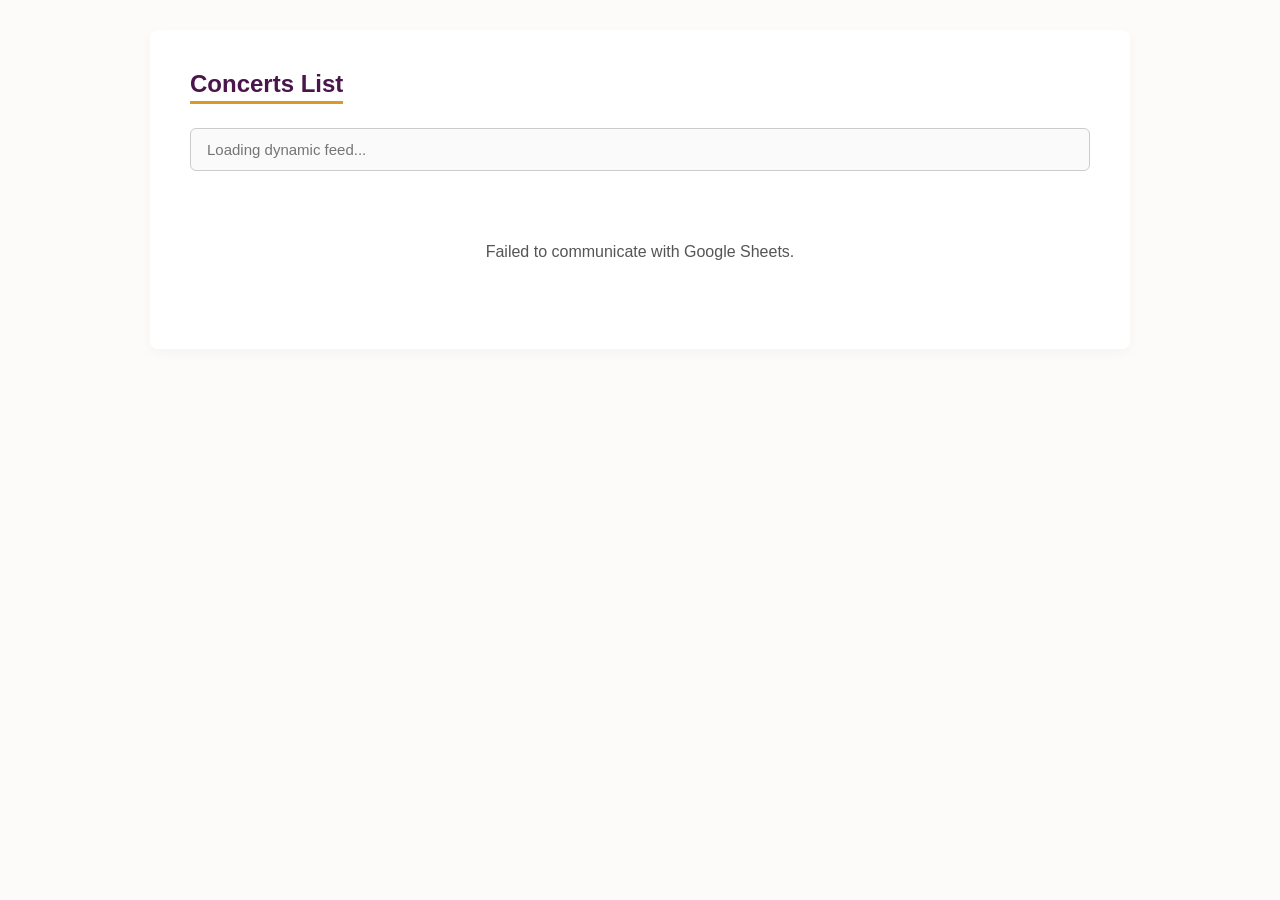
<file: perform.html>
<!DOCTYPE html>
<html lang="en">
<head>
    <meta charset="UTF-8">
    <meta name="viewport" content="width=device-width, initial-scale=1.0">
    <title>Concerts Schedule Catalog</title>
    <style>
        :root {
            --accent-gold: #d99b26;
            --primary-purple: #4a154b;
            --text-main: #222222;
            --text-secondary: #555555;
            --border-gray: #e2e2e2;
            --tag-gold-bg: #fff9e6;
            --tag-gold-text: #b37d14;
            --bg-off-white: #fcfbfa;
        }

        body {
            font-family: -apple-system, BlinkMacSystemFont, "Segoe UI", Roboto, Helvetica, Arial, sans-serif;
            color: var(--text-main);
            background-color: var(--bg-off-white);
            margin: 0;
            padding: 30px 20px;
        }

        .wrapper {
            max-width: 900px;
            margin: 0 auto;
            background: #ffffff;
            padding: 40px;
            border-radius: 8px;
            box-shadow: 0 4px 12px rgba(0,0,0,0.03);
        }

        h1.section-title {
            font-size: 24px;
            font-weight: bold;
            color: var(--primary-purple);
            margin: 0 0 24px 0;
            display: inline-block;
            position: relative;
            padding-bottom: 6px;
        }

        h1.section-title::after {
            content: '';
            position: absolute;
            left: 0;
            bottom: 0;
            width: 100%;
            height: 3px;
            background-color: var(--accent-gold);
        }

        .search-block {
            margin-bottom: 24px;
        }

        .search-bar {
            width: 100%;
            padding: 12px 16px;
            font-size: 15px;
            border: 1px solid #ccc;
            border-radius: 6px;
            box-sizing: border-box;
            outline: none;
            transition: border-color 0.2s;
        }

        .search-bar:focus {
            border-color: var(--primary-purple);
            box-shadow: 0 0 0 2px rgba(74, 21, 75, 0.15);
        }

        .concerts-list {
            display: flex;
            flex-direction: column;
        }

        .concert-card {
            display: flex;
            border-bottom: 1px solid var(--border-gray);
            padding: 24px 0;
            gap: 24px;
        }

        .concert-card:last-child {
            border-bottom: none;
        }

        .card-left-date {
            min-width: 110px;
            text-align: center;
            display: flex;
            flex-direction: column;
            justify-content: flex-start;
            align-items: center;
            padding-top: 4px;
        }

        .date-year {
            font-size: 13px;
            color: var(--text-secondary);
            margin-bottom: 4px;
            font-weight: 600;
            letter-spacing: 0.5px;
        }

        .date-day {
            font-size: 22px;
            font-weight: bold;
            color: var(--primary-purple);
            margin-bottom: 2px;
            white-space: nowrap;
        }

        .date-time {
            font-size: 13px;
            color: var(--text-secondary);
            margin-bottom: 8px;
            font-weight: 500;
        }

        .card-right-content {
            flex-grow: 1;
        }

        .concert-title-container {
            margin: 0 0 10px 0;
            display: flex;
            flex-direction: column;
            gap: 4px;
        }

        .concert-title {
            font-size: 20px;
            font-weight: bold;
            color: var(--primary-purple);
            margin: 0;
        }

        .concert-instrumentation {
            font-size: 16px;
            font-weight: 500;
            color: var(--text-secondary);
        }

        .concert-meta {
            display: flex;
            flex-wrap: wrap;
            gap: 16px;
            font-size: 14px;
            color: var(--text-secondary);
            margin-bottom: 12px;
        }

        .meta-node {
            display: flex;
            align-items: center;
            gap: 4px;
        }

        .meta-node.location::before { content: "📍"; font-size: 12px; }

        .concert-desc {
            font-size: 14px;
            line-height: 1.5;
            color: #444444;
        }

        .tag {
            font-size: 11px;
            padding: 3px 8px;
            border-radius: 4px;
            font-weight: 600;
            text-align: center;
            display: inline-block;
            max-width: 100%;
            box-sizing: border-box;
        }

        .tag.gold-badge {
            background-color: var(--tag-gold-bg);
            color: var(--tag-gold-text);
            border: 1px solid rgba(217, 155, 38, 0.2);
        }

        .status-message {
            text-align: center;
            padding: 48px;
            color: var(--text-secondary);
            font-size: 16px;
        }
    </style>
</head>
<body>

<div class="wrapper">
    <h1 class="section-title">Concerts List</h1>

    <div class="search-block">
        <input type="text" id="concertSearch" class="search-bar" placeholder="Loading dynamic feed..." disabled>
    </div>

    <div id="concertsContainer" class="concerts-list"></div>
    <div id="statusAlert" class="status-message">Loading live schedule data from Google Sheets...</div>
</div>

<script>
    let globalConcertsDataset = [];

    function parseGoogleSheetTime(cellValue) {
        if (!cellValue) return 'TBA';
        if (cellValue.f) return cellValue.f.trim();
        
        let rawVal = String(cellValue.v).trim();
        
        // 1. Handle standard time strings (e.g., "15:00:00" or "15:00")
        if (rawVal.includes(':')) {
            const timeParts = rawVal.split(':');
            if (timeParts.length >= 2) {
                let hrs = timeParts[0].padStart(2, '0');
                let mins = timeParts[1].padStart(2, '0');
                return `${hrs}:${mins}`;
            }
        }

        // 2. Handle Google Sheet Date/Time object strings: Date(1899,11,30,15,0,0)
        if (rawVal.includes('Date(')) {
            const matches = rawVal.match(/Date\(\s*\d+\s*,\s*\d+\s*,\s*\d+\s*,\s*(\d+)\s*,\s*(\d+)/);
            if (matches && matches.length >= 3) {
                let hrs = matches[1].padStart(2, '0');
                let mins = matches[2].padStart(2, '0');
                return `${hrs}:${mins}`;
            }
        }
        
        // 3. Handle numeric fraction timestamps (e.g., 0.625 -> 15:00)
        if (!isNaN(rawVal) && rawVal !== '') {
            let totalMinutes = Math.round(parseFloat(rawVal) * 24 * 60);
            let hours = Math.floor(totalMinutes / 60);
            let minutes = totalMinutes % 60;
            return `${String(hours).padStart(2, '0')}:${String(minutes).padStart(2, '0')}`;
        }
        
        return rawVal || 'TBA';
    }

    window.handleGoogleSheetResponse = function(dataObject) {
        try {
            const rows = dataObject.table.rows;
            
            const expectedHeaders = [
                'Date', 'Cantonese', 'Premiere/Performance', 'Title', 'Instrumentation', 
                'Performer', 'Venue', 'City', 'Country', 'Link', 'Time', 'Occasion/Presenter'
            ];

            globalConcertsDataset = rows.map(row => {
                let item = {};
                expectedHeaders.forEach((header, index) => {
                    const cellValue = row.c[index];
                    
                    if (header === 'Time') {
                        item[header] = parseGoogleSheetTime(cellValue);
                    } else {
                        let val = '';
                        if (cellValue && cellValue.f) {
                            val = cellValue.f.trim();
                        } else if (cellValue && cellValue.v !== null && cellValue.v !== undefined) {
                            val = String(cellValue.v).trim();
                        }
                        
                        if (header === 'Title') {
                            val = val.replace(/^["开口“”]+|["开口“”]+$/g, '').replace(/["“”]/g, '');
                        }
                        item[header] = val;
                    }
                });
                return item;
            }).filter(item => item.Date && item.Title);

            document.getElementById('concertSearch').disabled = false;
            document.getElementById('concertSearch').placeholder = "Search by name, premiere type, performer, instrumentation, or location...";
            
            displayConcerts(globalConcertsDataset);

        } catch (error) {
            console.error(error);
            document.getElementById('statusAlert').innerText = "Data parsing error.";
        }
    };

    function initLiveFetch() {
        const spreadsheetId = '1ewOnbKddBpx4YFSQpfvhOvmJCznhGzdcS2DyMFp7d08';
        const gid = '1551264105';
        const jsonpUrl = `https://docs.google.com/spreadsheets/d/${spreadsheetId}/gviz/tq?tqx=responseHandler:handleGoogleSheetResponse&gid=${gid}`;
        
        const scriptElement = document.createElement('script');
        scriptElement.src = jsonpUrl;
        scriptElement.onerror = function() {
            document.getElementById('statusAlert').innerText = "Failed to communicate with Google Sheets.";
        };
        document.body.appendChild(scriptElement);
    }

    function displayConcerts(itemsList) {
        const listContainer = document.getElementById('concertsContainer');
        const statusAlert = document.getElementById('statusAlert');
        listContainer.innerHTML = '';

        if (itemsList.length === 0) {
            statusAlert.style.display = 'block';
            statusAlert.innerText = "No concert items found matching that query.";
            return;
        } else {
            statusAlert.style.display = 'none';
        }

        itemsList.forEach(item => {
            const cardNode = document.createElement('div');
            cardNode.className = 'concert-card';

            let year = '2026';
            let monthDayStr = item.Date;
            if (item.Date.includes('-')) {
                const parts = item.Date.split('-');
                year = parts[0];
                monthDayStr = (parts[1] && parts[2]) ? `${parts[1]}/${parts[2]}` : item.Date;
            }
            
            const timeDisplay = item.Time || 'TBA';

            let descriptionContent = item.Performer ? `Performers: ${item.Performer}` : 'Performers: TBA';
            if (item['Occasion/Presenter']) {
                descriptionContent += ` | ${item['Occasion/Presenter']}`;
            }

            let tagsHTML = '';
            const premiereField = item['Premiere/Performance'];
            if (premiereField && premiereField.toLowerCase().includes('premiere')) {
                tagsHTML = `<span class="tag gold-badge">${premiereField}</span>`;
            }

            const instrumentationText = item.Instrumentation ? item.Instrumentation.trim() : '';

            let rawVenueText = item.Venue || 'TBA';
            let cleanVenueText = rawVenueText
                .replace(/https?:\/\/[^\s,)]+/gi, '')
                .replace(/,\s*$/, '')
                .replace(/\(\s*\)/g, '')
                .trim();

            let locationString = cleanVenueText;
            let geographicalDetails = [];
            if (item.City) geographicalDetails.push(item.City.replace(/https?:\/\/[^\s,)]+/gi, '').trim());
            if (item.Country) geographicalDetails.push(item.Country.replace(/https?:\/\/[^\s,)]+/gi, '').trim());
            
            geographicalDetails = geographicalDetails.filter(detail => detail.length > 0);

            if (geographicalDetails.length > 0) {
                locationString += ` (${geographicalDetails.join(', ')})`;
            }
            locationString = locationString.replace(/\s+/g, ' ').replace(/\s+\)/g, ')').trim();

            cardNode.innerHTML = `
                <div class="card-left-date">
                    <span class="date-year">${year}</span>
                    <span class="date-day">${monthDayStr}</span>
                    <span class="date-time">${timeDisplay}</span>
                    ${tagsHTML}
                </div>
                <div class="card-right-content">
                    <div class="concert-title-container">
                        <h2 class="concert-title">${item.Title}</h2>
                        ${instrumentationText ? `<div class="concert-instrumentation">${instrumentationText}</div>` : ''}
                    </div>
                    <div class="concert-meta">
                        <span class="meta-node location">${locationString}</span>
                    </div>
                    <div class="concert-desc">${descriptionContent}</div>
                </div>
            `;
            listContainer.appendChild(cardNode);
        });
    }

    document.getElementById('concertSearch').addEventListener('input', function(event) {
        const filterToken = event.target.value.toLowerCase().trim();
        const matchingConcerts = globalConcertsDataset.filter(concert => {
            return (
                (concert.Title && concert.Title.toLowerCase().includes(filterToken)) ||
                (concert.Venue && concert.Venue.toLowerCase().includes(filterToken)) ||
                (concert.Performer && concert.Performer.toLowerCase().includes(filterToken)) ||
                (concert.Instrumentation && concert.Instrumentation.toLowerCase().includes(filterToken)) ||
                (concert.City && concert.City.toLowerCase().includes(filterToken)) ||
                (concert.Country && concert.Country.toLowerCase().includes(filterToken)) ||
                (concert['Premiere/Performance'] && concert['Premiere/Performance'].toLowerCase().includes(filterToken))
            );
        });
        displayConcerts(matchingConcerts);
    });

    window.addEventListener('DOMContentLoaded', initLiveFetch);
</script>

</body>
</html>
</file>
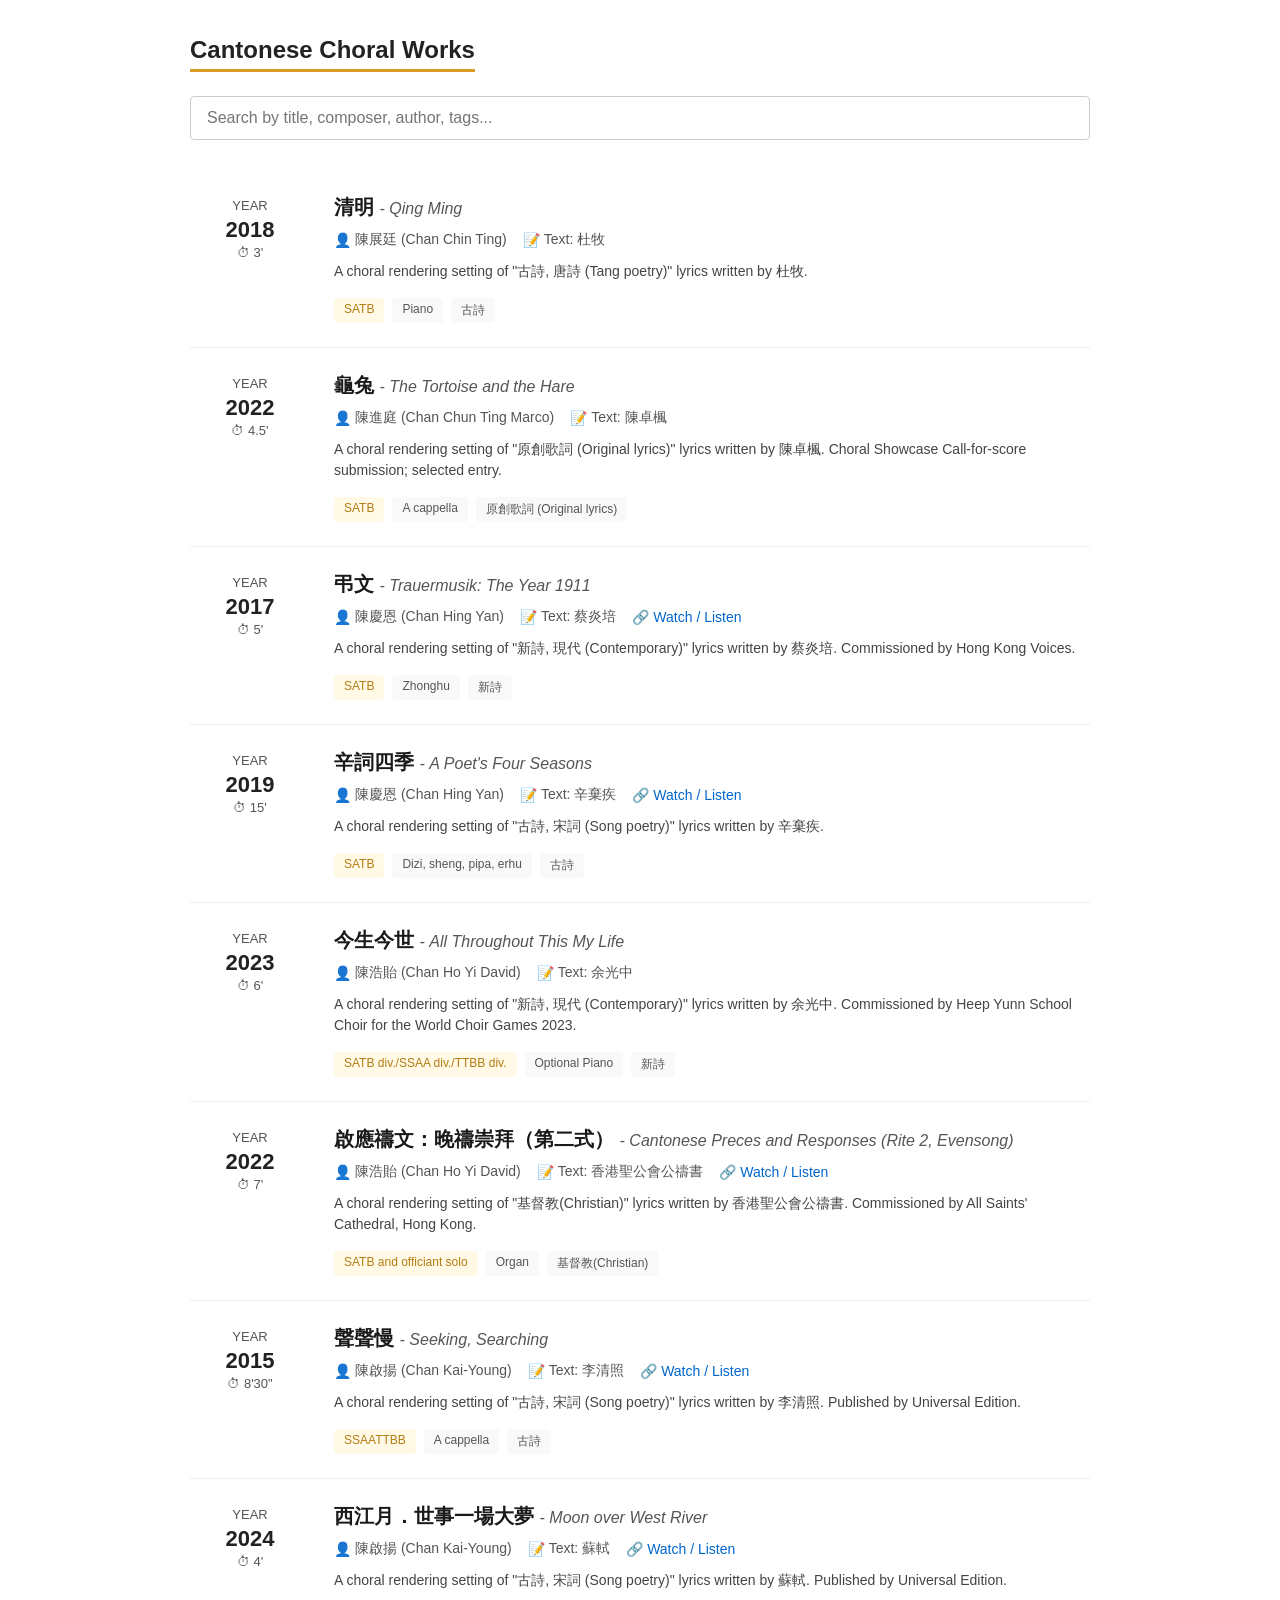
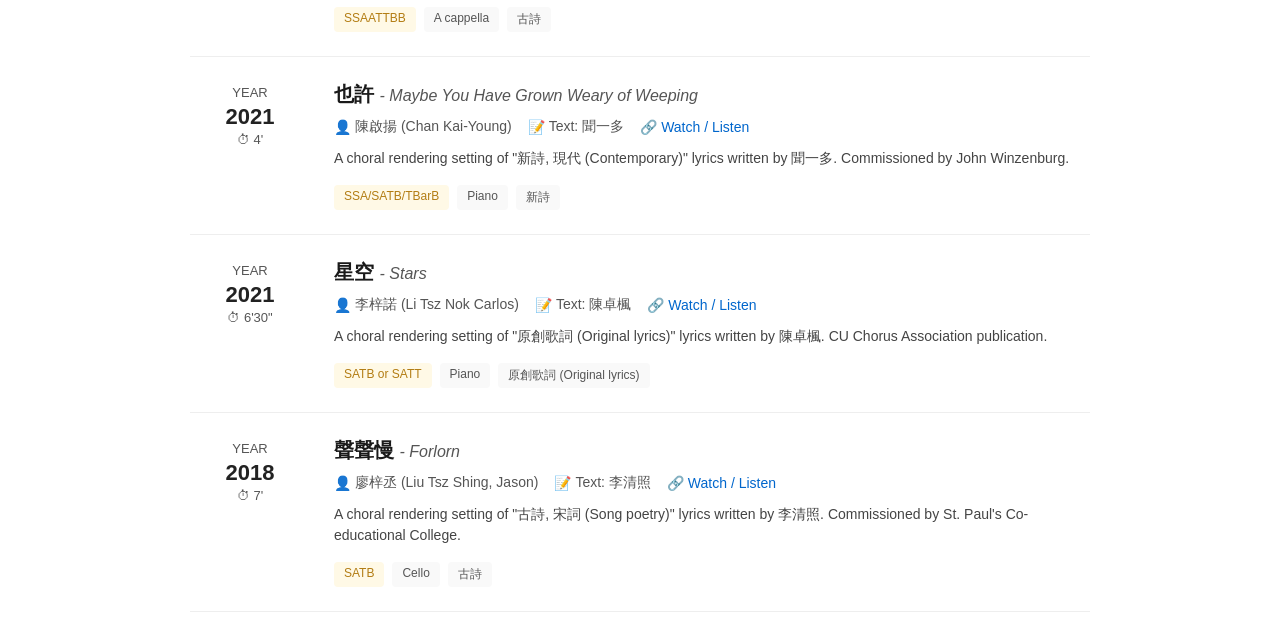
<file: try.html>
<!DOCTYPE html>
<html lang="en">
<head>
    <meta charset="UTF-8">
    <meta name="viewport" content="width=device-width, initial-scale=1.0">
    <title>Cantonese Choral Works Catalog</title>
    <style>
        :root {
            --primary-color: #d99b26;
            --text-dark: #222;
            --text-muted: #555;
            --bg-light: #f9f9f9;
            --border-color: #eee;
        }

        body {
            font-family: -apple-system, BlinkMacSystemFont, "Segoe UI", Roboto, Helvetica, Arial, sans-serif;
            color: var(--text-dark);
            background-color: #fff;
            margin: 0;
            padding: 20px;
        }

        .container {
            max-width: 900px;
            margin: 0 auto;
        }

        /* Header Style matching the attached image */
        h1.page-title {
            font-size: 24px;
            font-weight: bold;
            position: relative;
            padding-bottom: 8px;
            margin-bottom: 24px;
            display: inline-block;
        }

        h1.page-title::after {
            content: '';
            position: absolute;
            left: 0;
            bottom: 0;
            width: 100%;
            height: 3px;
            background-color: var(--primary-color);
        }

        /* Search Box Wrapper */
        .search-container {
            margin-bottom: 30px;
        }

        .search-input {
            width: 100%;
            padding: 12px 16px;
            font-size: 16px;
            border: 1px solid #ccc;
            border-radius: 4px;
            box-sizing: border-box;
            outline: none;
            transition: border-color 0.2s;
        }

        .search-input:focus {
            border-color: var(--primary-color);
            box-shadow: 0 0 0 2px rgba(217, 155, 38, 0.2);
        }

        /* Cards List container */
        .cards-list {
            display: flex;
            flex-direction: column;
        }

        /* Render Card Layout matching the attached screenshot */
        .render-card {
            display: flex;
            border-bottom: 1px solid var(--border-color);
            padding: 24px 0;
            gap: 24px;
        }

        /* Left section: Date / Year metadata block */
        .card-left {
            min-width: 120px;
            text-align: center;
            display: flex;
            flex-direction: column;
            justify-content: flex-start;
            padding-top: 4px;
        }

        .card-year-label {
            font-size: 13px;
            color: var(--text-muted);
            margin-bottom: 4px;
        }

        .card-year-value {
            font-size: 22px;
            font-weight: bold;
            color: var(--text-dark);
            margin-bottom: 2px;
        }

        .card-duration {
            font-size: 13px;
            color: var(--text-muted);
        }

        /* Right section: Main content fields */
        .card-right {
            flex-grow: 1;
        }

        .card-title {
            font-size: 20px;
            font-weight: bold;
            margin: 0 0 10px 0;
            color: #1a1a1a;
        }

        .card-meta-row {
            display: flex;
            flex-wrap: wrap;
            gap: 16px;
            font-size: 14px;
            color: var(--text-muted);
            margin-bottom: 12px;
        }

        .meta-item {
            display: flex;
            align-items: center;
            gap: 4px;
        }

        .meta-item a {
            color: #0066cc;
            text-decoration: none;
        }

        .meta-item a:hover {
            text-decoration: underline;
        }

        .card-description {
            font-size: 14px;
            line-height: 1.5;
            color: #444;
            margin-bottom: 16px;
        }

        /* Badge/Tags Area */
        .card-tags {
            display: flex;
            flex-wrap: wrap;
            gap: 8px;
        }

        .tag-badge {
            font-size: 12px;
            padding: 4px 10px;
            border-radius: 4px;
            background-color: var(--bg-light);
            color: var(--text-muted);
        }

        .tag-badge.accent {
            background-color: #fff9e6;
            color: #b37d14;
        }

        /* Utilities */
        .no-results {
            display: none;
            text-align: center;
            padding: 40px;
            color: var(--text-muted);
            font-size: 16px;
        }

        /* Icon Placeholders matching UI icons */
        .icon-composer::before { content: "👤 "; }
        .icon-link::before { content: "🔗 "; }
        .icon-text::before { content: "📝 "; }

    </style>
</head>
<body>

<div class="container">
    <h1 class="page-title">Cantonese Choral Works</h1>

    <div class="search-container">
        <input type="text" id="keywordSearch" class="search-input" placeholder="Search by title, composer, author, tags...">
    </div>

    <div id="cardsContainer" class="cards-list"></div>
    <div id="noResults" class="no-results">No pieces match your search terms.</div>
</div>

<script>
    // Embedded structural dataset extracted directly from the spreadsheet source mapping
    const catalogData = [
        {
            id: "001",
            year: "2018",
            composerC: "陳展廷",
            composerE: "Chan Chin Ting",
            titleC: "清明",
            titleE: "Qing Ming",
            voiceType: "SATB",
            instrument: "Piano",
            duration: "3'",
            mediaLink: "",
            textType: "古詩, 唐詩 (Tang poetry)",
            textAuthorC: "杜牧",
            remarks: ""
        },
        {
            id: "002",
            year: "2022",
            composerC: "陳進庭",
            composerE: "Chan Chun Ting Marco",
            titleC: "龜兔",
            titleE: "The Tortoise and the Hare",
            voiceType: "SATB",
            instrument: "A cappella",
            duration: "4.5'",
            mediaLink: "",
            textType: "原創歌詞 (Original lyrics)",
            textAuthorC: "陳卓楓",
            remarks: "Choral Showcase Call-for-score submission; selected entry"
        },
        {
            id: "004",
            year: "2017",
            composerC: "陳慶恩",
            composerE: "Chan Hing Yan",
            titleC: "弔文",
            titleE: "Trauermusik: The Year 1911",
            voiceType: "SATB",
            instrument: "Zhonghu",
            duration: "5'",
            mediaLink: "https://vimeo.com/270966360",
            textType: "新詩, 現代 (Contemporary)",
            textAuthorC: "蔡炎培",
            remarks: "Commissioned by Hong Kong Voices"
        },
        {
            id: "005",
            year: "2019",
            composerC: "陳慶恩",
            composerE: "Chan Hing Yan",
            titleC: "辛詞四季",
            titleE: "A Poet's Four Seasons",
            voiceType: "SATB",
            instrument: "Dizi, sheng, pipa, erhu",
            duration: "15'",
            mediaLink: "https://www.facebook.com/composer.chan/videos/2339444322768126",
            textType: "古詩, 宋詞 (Song poetry)",
            textAuthorC: "辛棄疾",
            remarks: ""
        },
        {
            id: "006",
            year: "2023",
            composerC: "陳浩貽",
            composerE: "Chan Ho Yi David",
            titleC: "今生今世",
            titleE: "All Throughout This My Life",
            voiceType: "SATB div./SSAA div./TTBB div.",
            instrument: "Optional Piano",
            duration: "6'",
            mediaLink: "",
            textType: "新詩, 現代 (Contemporary)",
            textAuthorC: "余光中",
            remarks: "Commissioned by Heep Yunn School Choir for the World Choir Games 2023"
        },
        {
            id: "007",
            year: "2022",
            composerC: "陳浩貽",
            composerE: "Chan Ho Yi David",
            titleC: "啟應禱文：晚禱崇拜（第二式）",
            titleE: "Cantonese Preces and Responses (Rite 2, Evensong)",
            voiceType: "SATB and officiant solo",
            instrument: "Organ",
            duration: "7'",
            mediaLink: "https://www.youtube.com/live/6qk-JSsF0qI",
            textType: "基督教(Christian)",
            textAuthorC: "香港聖公會公禱書",
            remarks: "Commissioned by All Saints' Cathedral, Hong Kong"
        },
        {
            id: "009",
            year: "2015",
            composerC: "陳啟揚",
            composerE: "Chan Kai-Young",
            titleC: "聲聲慢",
            titleE: "Seeking, Searching",
            voiceType: "SSAATTBB",
            instrument: "A cappella",
            duration: "8'30\"",
            mediaLink: "https://www.youtube.com/watch?v=CJXD3SkCyjo",
            textType: "古詩, 宋詞 (Song poetry)",
            textAuthorC: "李清照",
            remarks: "Published by Universal Edition"
        },
        {
            id: "010",
            year: "2024",
            composerC: "陳啟揚",
            composerE: "Chan Kai-Young",
            titleC: "西江月．世事一場大夢",
            titleE: "Moon over West River",
            voiceType: "SSAATTBB",
            instrument: "A cappella",
            duration: "4'",
            mediaLink: "https://www.youtube.com/watch?v=p06QHzXKZWk",
            textType: "古詩, 宋詞 (Song poetry)",
            textAuthorC: "蘇軾",
            remarks: "Published by Universal Edition"
        },
        {
            id: "011",
            year: "2021",
            composerC: "陳啟揚",
            composerE: "Chan Kai-Young",
            titleC: "也許",
            titleE: "Maybe You Have Grown Weary of Weeping",
            voiceType: "SSA/SATB/TBarB",
            instrument: "Piano",
            duration: "4'",
            mediaLink: "https://www.youtube.com/watch?v=ivbrWF1dWVw",
            textType: "新詩, 現代 (Contemporary)",
            textAuthorC: "聞一多",
            remarks: "Commissioned by John Winzenburg"
        },
        {
            id: "120",
            year: "2021",
            composerC: "李梓諾",
            composerE: "Li Tsz Nok Carlos",
            titleC: "星空",
            titleE: "Stars",
            voiceType: "SATB or SATT",
            instrument: "Piano",
            duration: "6'30\"",
            mediaLink: "https://youtu.be/oFPRofmvRdY",
            textType: "原創歌詞 (Original lyrics)",
            textAuthorC: "陳卓楓",
            remarks: "CU Chorus Association publication"
        },
        {
            id: "129",
            year: "2018",
            composerC: "廖梓丞",
            composerE: "Liu Tsz Shing, Jason",
            titleC: "聲聲慢",
            titleE: "Forlorn",
            voiceType: "SATB",
            instrument: "Cello",
            duration: "7'",
            mediaLink: "https://www.youtube.com/watch?v=o1Y0JgFzPgI",
            textType: "古詩, 宋詞 (Song poetry)",
            textAuthorC: "李清照",
            remarks: "Commissioned by St. Paul's Co-educational College"
        }
    ];

    // Function to render layout UI cards interface elements HTML structure
    function renderCards(data) {
        const container = document.getElementById('cardsContainer');
        container.innerHTML = '';

        if(data.length === 0) {
            document.getElementById('noResults').style.display = 'block';
            return;
        } else {
            document.getElementById('noResults').style.display = 'none';
        }

        data.forEach(item => {
            const card = document.createElement('div');
            card.className = 'render-card';
            
            // Format dynamic descriptions block
            let descriptionText = `A choral rendering setting of "${item.textType}" lyrics written by ${item.textAuthorC || 'the composer'}. `;
            if(item.remarks) {
                descriptionText += `${item.remarks}.`;
            }

            // Build dynamic link markup safely if link data exists
            const linkMarkup = item.mediaLink 
                ? `<span class="meta-item icon-link"><a href="${item.mediaLink}" target="_blank">Watch / Listen</a></span>` 
                : '';

            card.innerHTML = `
                <div class="card-left">
                    <span class="card-year-label">YEAR</span>
                    <span class="card-year-value">${item.year}</span>
                    <span class="card-duration">⏱ ${item.duration || 'N/A'}</span>
                </div>
                <div class="card-right">
                    <h2 class="card-title">${item.titleC} <span style="font-weight:normal; font-size:16px; color:var(--text-muted); font-style:italic;">${item.titleE ? '- ' + item.titleE : ''}</span></h2>
                    
                    <div class="card-meta-row">
                        <span class="meta-item icon-composer">${item.composerC} (${item.composerE})</span>
                        <span class="meta-item icon-text">Text: ${item.textAuthorC || 'N/A'}</span>
                        ${linkMarkup}
                    </div>

                    <div class="card-description">
                        ${descriptionText}
                    </div>

                    <div class="card-tags">
                        <span class="tag-badge accent">${item.voiceType}</span>
                        <span class="tag-badge">${item.instrument}</span>
                        <span class="tag-badge">${item.textType.split(',')[0]}</span>
                    </div>
                </div>
            `;
            container.appendChild(card);
        });
    }

    // Dynamic keyup/input handler filter mechanism algorithm logic
    document.getElementById('keywordSearch').addEventListener('input', function(e) {
        const query = e.target.value.toLowerCase().trim();
        
        const filtered = catalogData.filter(item => {
            return (
                item.titleC.toLowerCase().includes(query) ||
                (item.titleE && item.titleE.toLowerCase().includes(query)) ||
                item.composerC.toLowerCase().includes(query) ||
                item.composerE.toLowerCase().includes(query) ||
                (item.textAuthorC && item.textAuthorC.toLowerCase().includes(query)) ||
                item.voiceType.toLowerCase().includes(query) ||
                item.instrument.toLowerCase().includes(query) ||
                item.textType.toLowerCase().includes(query)
            );
        });
        
        renderCards(filtered);
    });

    // Initial render call invocation hook execution lifecycle logic stage
    renderCards(catalogData);
</script>

</body>
</html>
</file>
